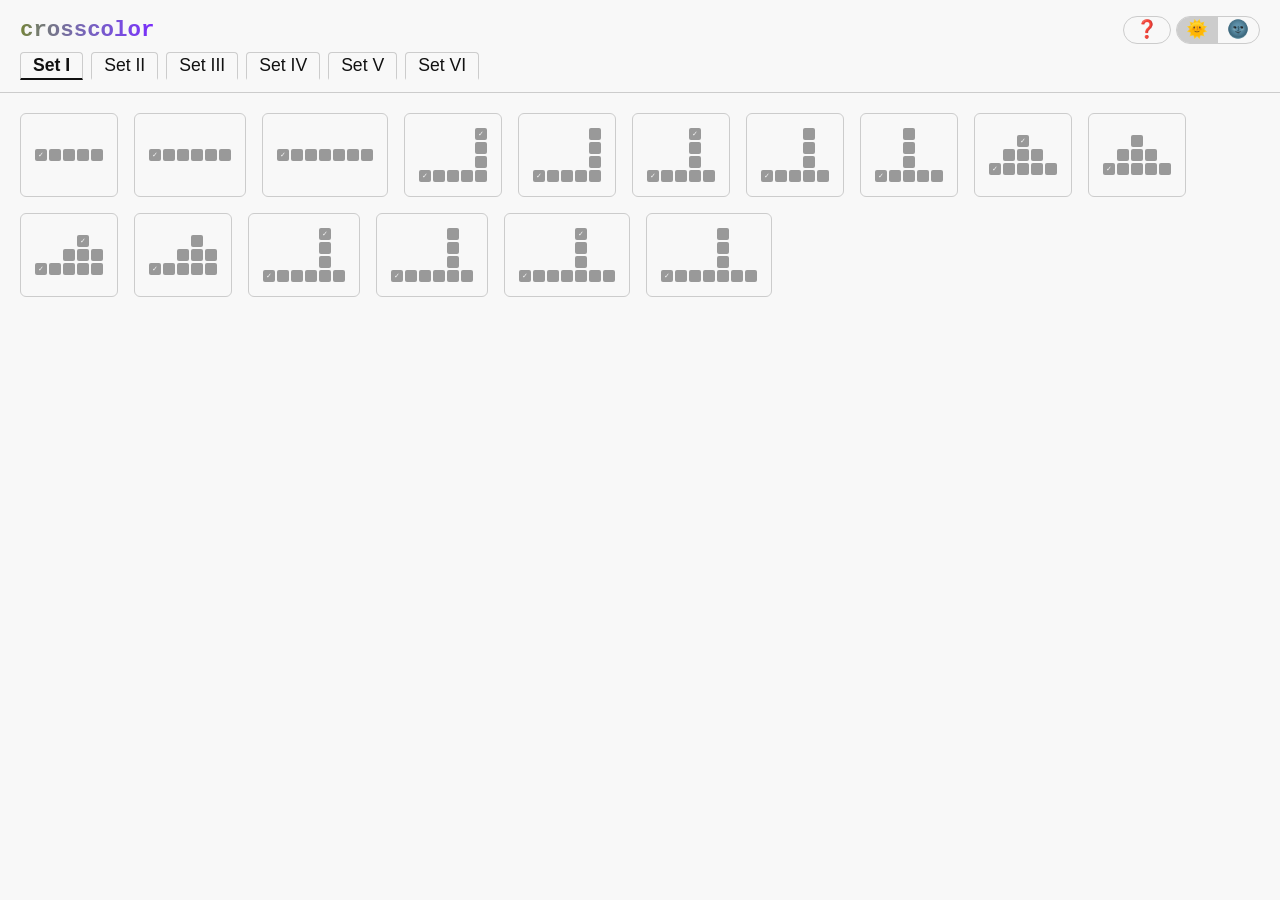
<file: index.html>
<!DOCTYPE html>
<html lang="en">
<head>
  <meta charset="UTF-8">
  <meta name="viewport" content="width=device-width, initial-scale=1">
  <title>Crosscolor</title>
  <link rel="stylesheet" href="style.css">
</head>
<body>
  <header>
    <div class="header-row">
      <h1>crosscolor</h1>
      <div class="header-right">
        <a href="about.html" target="_blank" class="icon-btn">❓</a>
        <button id="theme-toggle"><span class="toggle-light">🌞</span><span class="toggle-dark">🌚</span></button>
      </div>
    </div>
  </header>
  <nav id="tabs"></nav>
  <main id="previews"></main>
  <script src="crosscolor.js"></script>
  <script src="index.js"></script>
</body>
</html>
</file>
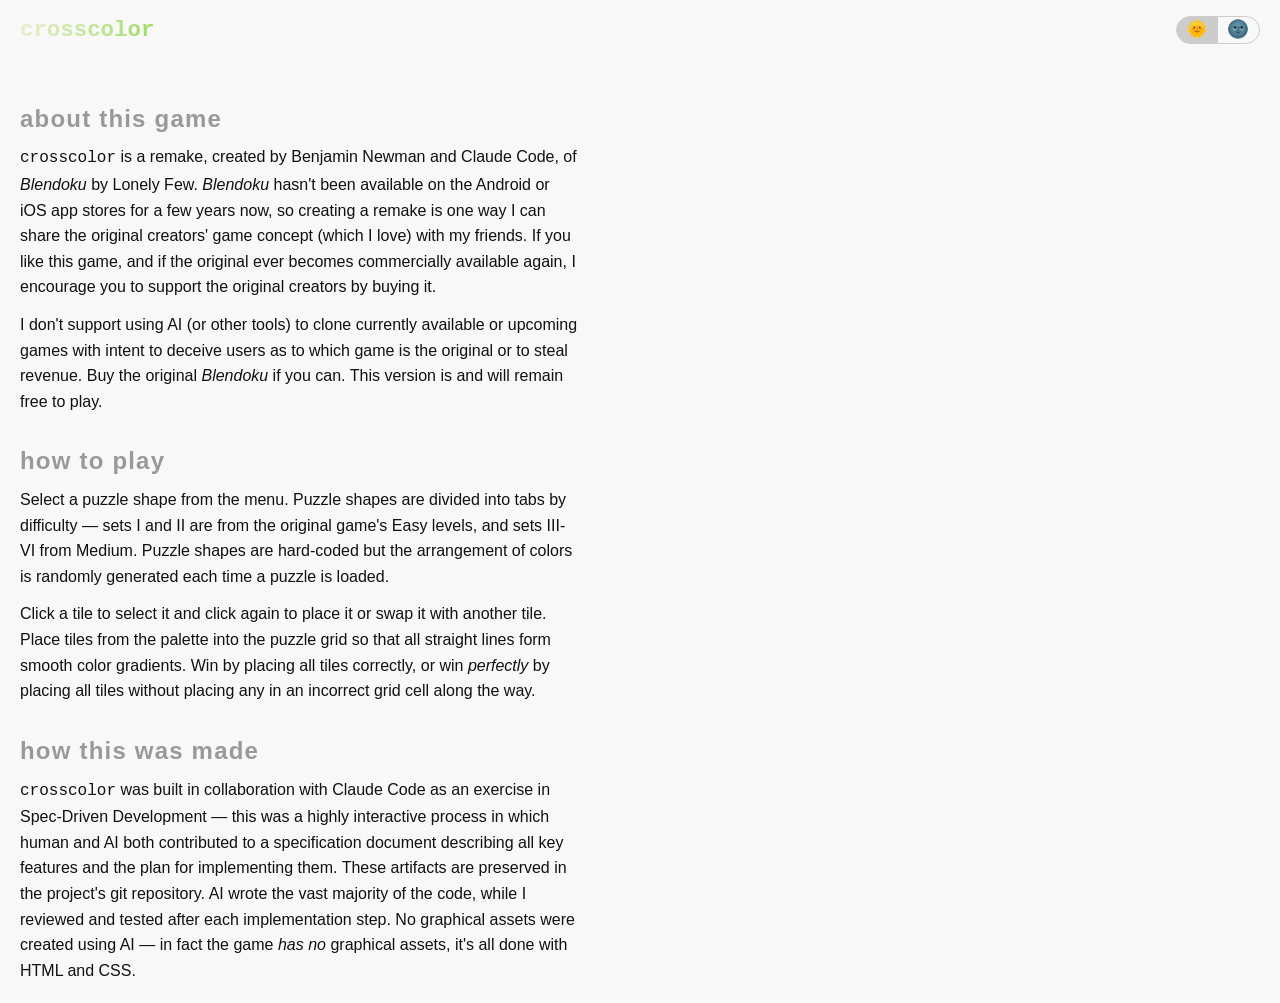
<file: about.html>
<!DOCTYPE html>
<html lang="en">
<head>
  <meta charset="UTF-8">
  <meta name="viewport" content="width=device-width, initial-scale=1">
  <title>Crosscolor — About</title>
  <link rel="stylesheet" href="style.css">
</head>
<body>
  <header>
    <div class="header-row">
      <h1>crosscolor</h1>
      <button id="theme-toggle"><span class="toggle-light">🌞</span><span class="toggle-dark">🌚</span></button>
    </div>
  </header>
  <main id="about-content">
    <h2>about this game</h2>
    <p><span class="mono">crosscolor</span> is a remake, created by Benjamin Newman and Claude Code, of <i>Blendoku</i> by Lonely Few. <i>Blendoku</i> hasn't been available on the Android or iOS app stores for a few years now, so creating a remake is one way I can share the original creators' game concept (which I love) with my friends. If you like this game, and if the original ever becomes commercially available again, I encourage you to support the original creators by buying it.</p>
    <p>I don't support using AI (or other tools) to clone currently available or upcoming games with intent to deceive users as to which game is the original or to steal revenue. Buy the original <i>Blendoku</i> if you can. This version is and will remain free to play.</p>
    <h2>how to play</h2>
    <p>Select a puzzle shape from the menu. Puzzle shapes are divided into tabs by difficulty &mdash; sets I and II are from the original game's Easy levels, and sets III-VI from Medium. Puzzle shapes are hard-coded but the arrangement of colors is randomly generated each time a puzzle is loaded.</p>
    <p>Click a tile to select it and click again to place it or swap it with another tile. Place tiles from the palette into the puzzle grid so that all straight lines form smooth color gradients. Win by placing all tiles correctly, or win <i>perfectly</i> by placing all tiles without placing any in an incorrect grid cell along the way.</p>
    <h2>how this was made</h2>
    <p><span class="mono">crosscolor</span> was built in collaboration with Claude Code as an exercise in Spec-Driven Development &mdash; this was a highly interactive process in which human and AI both contributed to a specification document describing all key features and the plan for implementing them. These artifacts are preserved in the project's git repository. AI wrote the vast majority of the code, while I reviewed and tested after each implementation step. No graphical assets were created using AI &mdash; in fact the game <i>has no</i> graphical assets, it's all done with HTML and CSS.</p>
  </main>
  <script src="crosscolor.js"></script>
  <script src="about.js"></script>
</body>
</html>
</file>
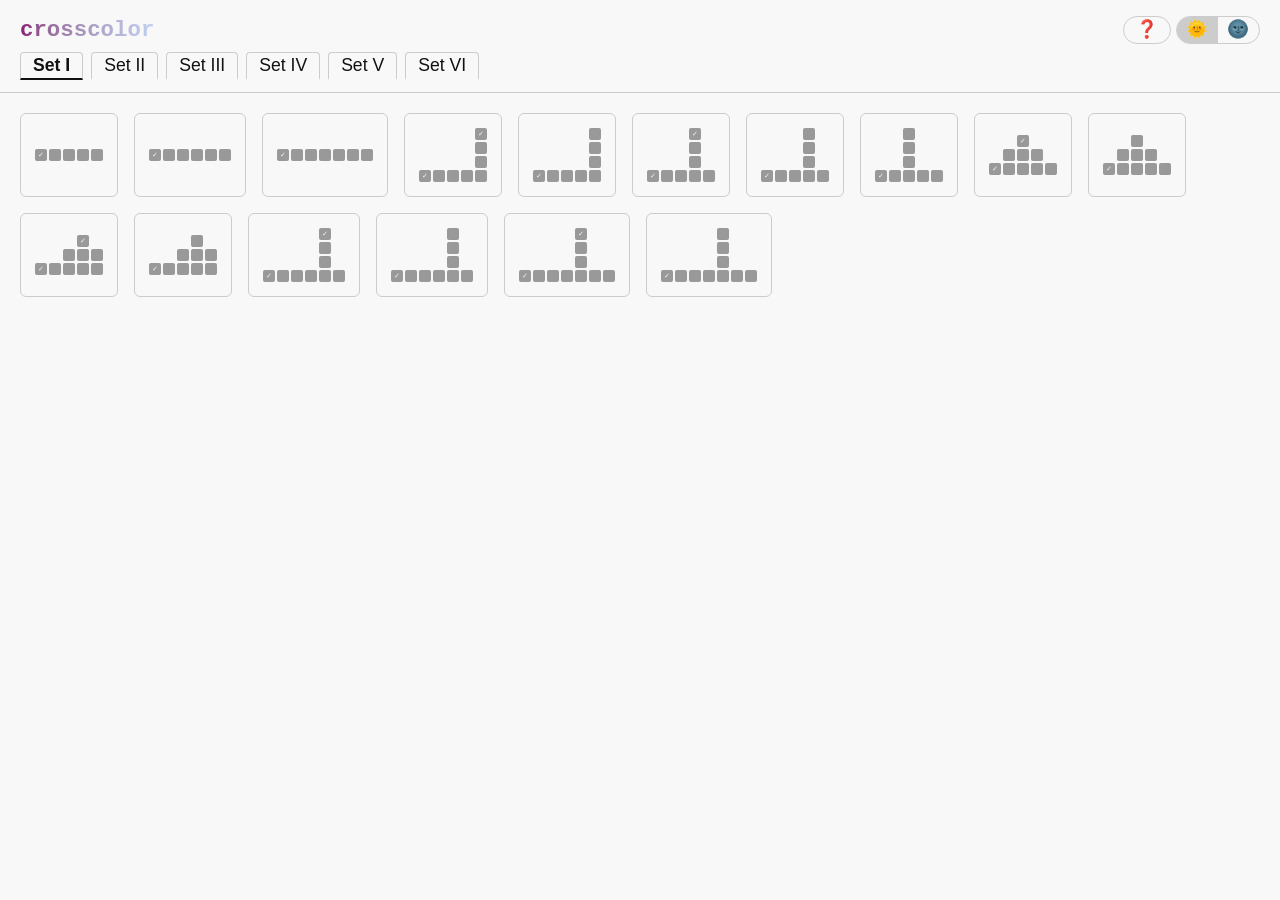
<file: play.html>
<!DOCTYPE html>
<html lang="en">
<head>
  <meta charset="UTF-8">
  <meta name="viewport" content="width=device-width, initial-scale=1">
  <title>Crosscolor</title>
  <link rel="stylesheet" href="style.css">
</head>
<body>
  <header>
    <div class="header-row">
      <h1>crosscolor</h1>
      <div class="header-right">
        <a href="about.html" target="_blank" class="icon-btn">❓</a>
        <button id="theme-toggle"><span class="toggle-light">🌞</span><span class="toggle-dark">🌚</span></button>
      </div>
    </div>
    <div class="header-controls">
      <a href="index.html" id="back-btn">↩️</a>
      <button id="regen-btn">🔀</button>
      <button id="reset-btn">🔄</button>
    </div>
  </header>
  <main id="play-area"></main>
  <script src="crosscolor.js"></script>
  <script src="play.js"></script>
</body>
</html>
</file>
<file: style.css>
*, *::before, *::after { box-sizing: border-box; margin: 0; padding: 0; }

:root {
  --bg:           #f8f8f8;
  --fg:           #111;
  --border:       #ccc;
  --cell-neutral: #999;
  --tile-size:    48px;
}

[data-theme="dark"] {
  --bg:           #111;
  --fg:           #eee;
  --border:       #444;
  --cell-neutral: #666;
}

body {
  background: var(--bg);
  color: var(--fg);
  font-family: sans-serif;
  min-height: 100vh;
  transition: background 0.15s, color 0.15s;
}

/* ---------- Header ---------- */

header {
  display: flex;
  flex-direction: column;
  padding: 1rem 1.25rem 0.5rem;
  gap: 0.5rem;
}

.header-row {
  display: flex;
  align-items: center;
  justify-content: space-between;
}

.header-controls {
  display: flex;
  justify-content: center;
  gap: 2rem;
}

h1 {
  font-family: 'Courier New', Courier, monospace;
  font-size: 1.4rem;
  font-weight: bold;
  /* gradient applied via JS on load */
}

/* ---------- Buttons ---------- */

button, #back-btn, .icon-btn {
  background: none;
  border: 1px solid var(--border);
  color: var(--fg);
  padding: 0.25rem 0.75rem;
  border-radius: 999px;
  cursor: pointer;
  font-size: 1.1rem;
  line-height: 1;
  text-decoration: none;
  display: inline-flex;
  align-items: center;
  transition: background 0.1s;
}

button:hover, #back-btn:hover, .icon-btn:hover {
  background: var(--border);
}

/* Split theme toggle */

#theme-toggle {
  padding: 0;
  overflow: hidden;
  gap: 0;
}

#theme-toggle .toggle-light,
#theme-toggle .toggle-dark {
  padding: 0.25rem 0.6rem;
  transition: background 0.1s;
}

[data-theme="light"] #theme-toggle .toggle-light,
[data-theme="dark"]  #theme-toggle .toggle-dark {
  background: var(--border);
}

/* ---------- About page ---------- */

#about-content {
  max-width: 600px;
  padding: 1.25rem;
  line-height: 1.6;
}

#about-content h2 {
  margin-top: 1.75rem;
  margin-bottom: 0.4rem;
  letter-spacing: 0.05em;
  color: var(--cell-neutral);
}

#about-content p + p {
  margin-top: 0.75rem;
}

.mono {
  font-family: 'Courier New', Courier, monospace;
}

/* ---------- Tabs ---------- */

#tabs {
  display: flex;
  gap: 0.5rem;
  padding: 0 1.25rem 0.75rem;
  border-bottom: 1px solid var(--border);
}

.tab-btn {
  border-radius: 4px 4px 0 0;
  border-bottom: 2px solid transparent;
}

.tab-btn.active {
  border-bottom-color: var(--fg);
  font-weight: 600;
}

/* ---------- Shape previews ---------- */

#previews {
  padding: 1.25rem;
}

.preview-section {
  display: flex;
  flex-wrap: wrap;
  gap: 1rem;
}

.preview-item {
  cursor: pointer;
  padding: 0.75rem;
  border: 1px solid var(--border);
  border-radius: 6px;
  transition: border-color 0.1s;
  min-height: 60px;
  display: flex;
  align-items: center;
  justify-content: center;
}

.preview-item:hover {
  border-color: var(--fg);
}

.preview-grid {
  border-collapse: separate;
  border-spacing: 2px;
  width: max-content;
}

.preview-grid td {
  width: 12px;
  height: 12px;
}

/* add border-spacing to width only for Safari to fix sizing bug */
@supports (-webkit-hyphens:none) {
  .preview-grid td {
    width: calc(12px + 3px);
  }
}

.preview-grid .preview-cell {
  box-sizing: border-box;
  background: var(--cell-neutral);
  border-radius: 2px;
  font-size: 7px;
  line-height: 12px;
  text-align: center;
  color: var(--bg);
}

/* ---------- Play area ---------- */

#play-area {
  display: flex;
  justify-content: center;
  padding: 1.25rem;
}

.play-grid {
  border-collapse: separate;
  border-spacing: calc(var(--tile-size) * 0.0833);
  width: max-content;
}

.play-grid td {
  width: var(--tile-size);
  height: var(--tile-size);
}

/* add border-spacing to width only for Safari to fix sizing bug */
@supports (-webkit-hyphens:none) {
    .play-grid td {
      width: calc(var(--tile-size) * 1.0833);
  }
}

.play-grid .tile {
  border-radius: calc(var(--tile-size) * 0.1667);
  cursor: pointer;
  font-size: calc(var(--tile-size) * 0.375);
  line-height: var(--tile-size);
  text-align: center;
  color: rgba(0,0,0,0.4);
}

.play-grid .anchor {
  cursor: default;
}

.play-grid .tile.selected {
  outline: calc(var(--tile-size) * 0.0833) solid var(--fg);
  outline-offset: 0;
}

.play-grid .tile.win-marked {
  cursor: default;
  font-size: calc(var(--tile-size) * 0.25);
  line-height: normal;
  vertical-align: bottom;
  text-align: right;
  padding: 0 calc(var(--tile-size) * 0.104) calc(var(--tile-size) * 0.0833) 0;
}

.play-grid .tile.tile-appear {
  animation: tile-appear 0.3s ease-out;
}

.play-grid .tile.tile-place {
  animation: tile-place 0.15s ease-out;
}

.play-grid .tile.tile-win {
  animation: tile-place 0.4s ease-out;
}

@keyframes tile-appear {
  from { opacity: 0; transform: scale(0.4); }
  to   { opacity: 1; transform: scale(1); }
}

@keyframes tile-place {
  0%   { transform: scale(0.82); }
  60%  { transform: scale(1.1); }
  100% { transform: scale(1); }
}

.play-grid .vacant {
  border-radius: calc(var(--tile-size) * 0.1667);
  border: calc(var(--tile-size) * 0.104) solid var(--border);
}

.play-grid .palette-vacant {
  border: none;
  position: relative;
}

.play-grid .palette-vacant::after {
  content: '';
  position: absolute;
  top: 50%;
  left: 50%;
  transform: translate(-50%, -50%);
  width: calc(var(--tile-size) * 0.333);
  height: calc(var(--tile-size) * 0.333);
  background: var(--cell-neutral);
  border-radius: calc(var(--tile-size) * 0.125);
}

.play-grid .tile.anchor {
  cursor: default;
  font-size: calc(var(--tile-size) * 0.25);
  line-height: normal;
  vertical-align: bottom;
  text-align: right;
  padding: 0 calc(var(--tile-size) * 0.104) calc(var(--tile-size) * 0.0833) 0;
}
</file>
